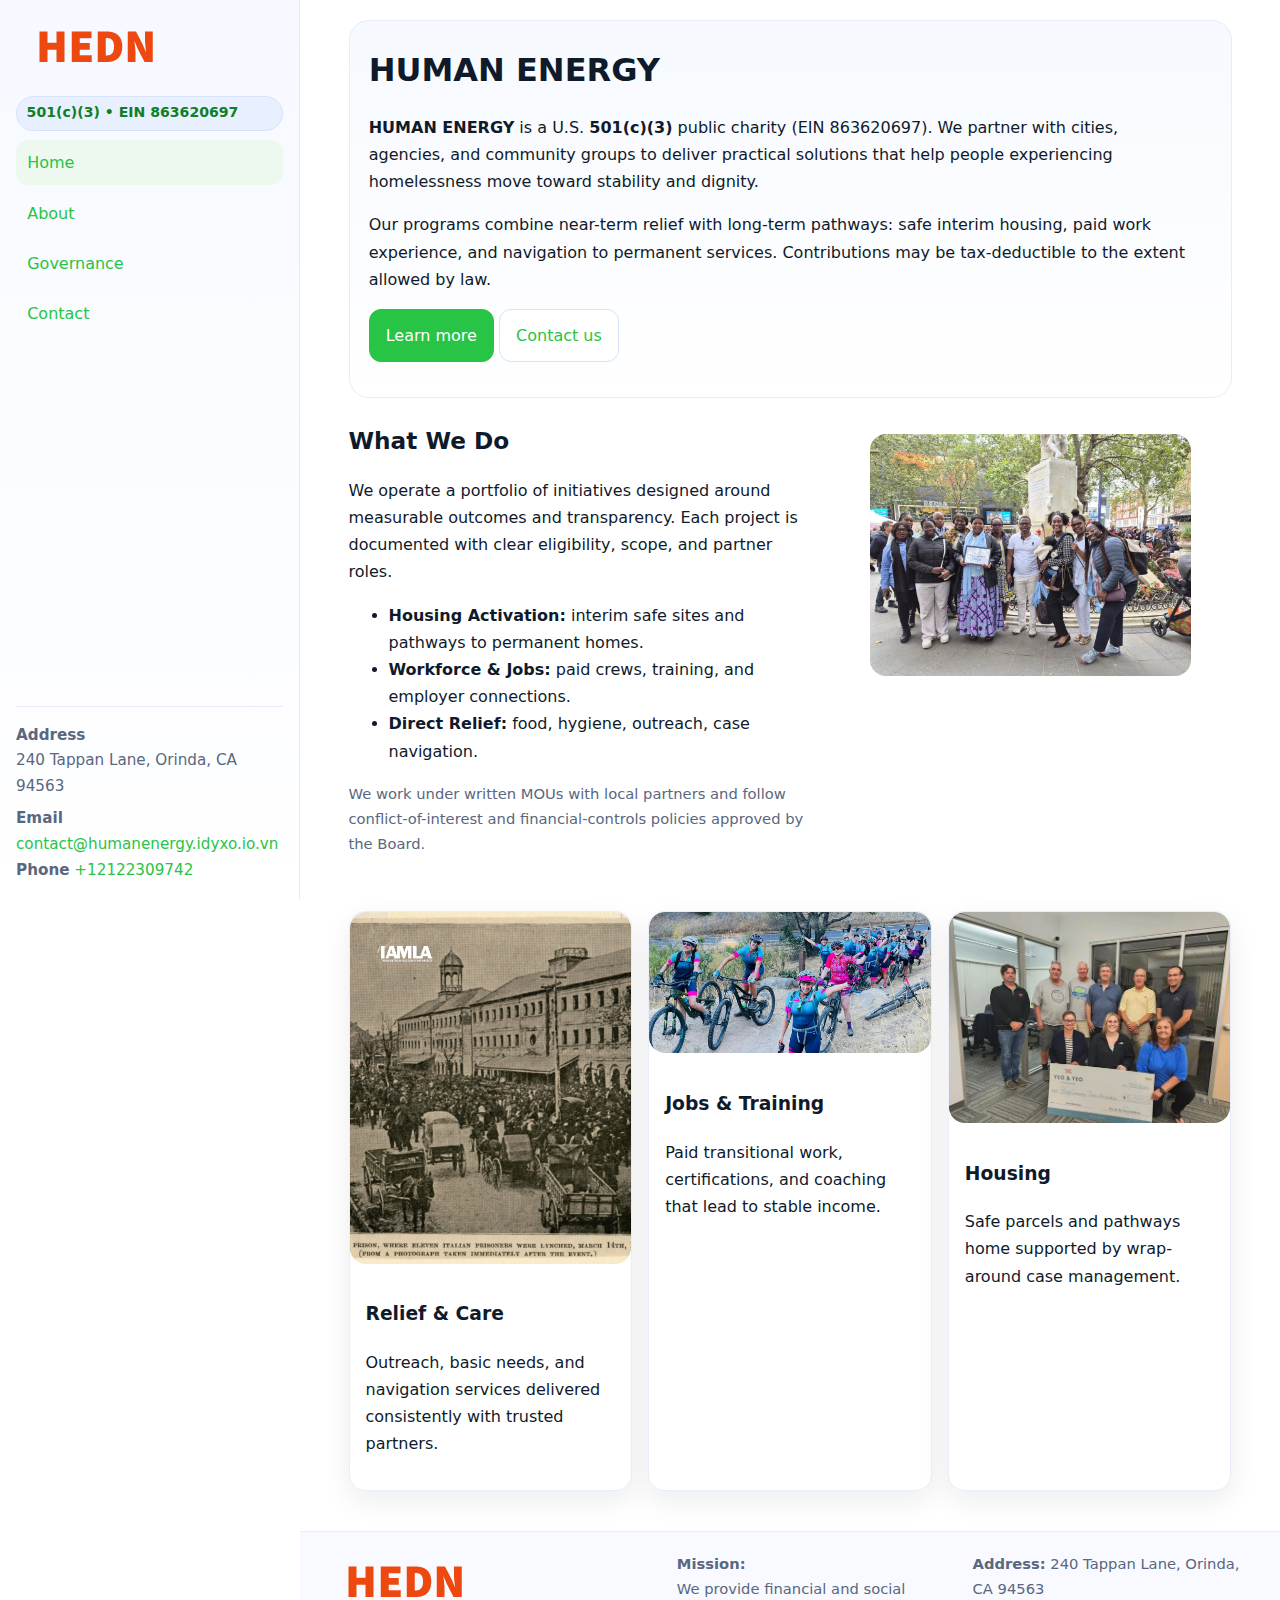
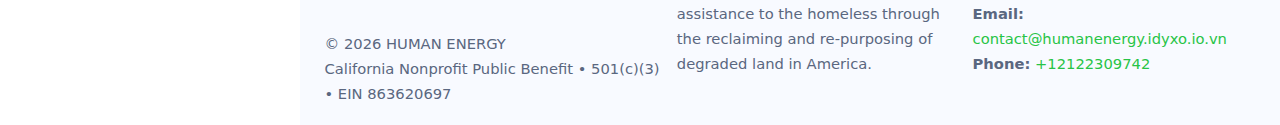
<file: index.html>
<!doctype html>
<html lang="en">
<head>
<meta charset="utf-8"/>
<meta name="viewport" content="width=device-width,initial-scale=1"/>
<title>HUMAN ENERGY – Nonprofit • 2025</title>
<link rel="stylesheet" href="assets/styles.css"/>
<link rel="icon" href="images/logo.png">
<meta name="data-ein" content="863620697"><meta name="data-name" content="HUMAN ENERGY">
<meta name="data-email" content="contact@humanenergy.idyxo.io.vn"><meta name="data-phone" content="+12122309742">
<meta name="data-address" content="240 Tappan Lane,
Orinda, CA 94563"><meta name="data-map" content="240+Tappan+Lane,+Orinda,+CA+94563">
  <meta name="description" content="Our nonprofit strengthens the community with programs focused on community services, education, and direct relief.">
<meta name="facebook-domain-verification" content="s6xyyr2h5osq2g85rx37w922xrsb6z" />
</head>
<body>
<div style="position:absolute;left:-9999px;top:-9999px;opacity:0" data-uniq="{{UNIQUE_BLOB}}">
  <span>Our nonprofit strengthens the community with programs focused on community services, education, and direct relief.</span><svg width="12" height="12" viewBox="0 0 12 12" xmlns="http://www.w3.org/2000/svg"><circle cx="6" cy="6" r="5" fill="#0f766e"/></svg><img src="images/about.jpg" width="1" height="1" alt="" loading="lazy"/>
</div>

<div class="app">
  <aside class="sidebar" aria-label="Sidebar">
    <div class="ceb96bcec9f"><img src="images/logo.png" alt="HUMAN ENERGY logo"></div>
    <span class="c7037bf6540">501(c)(3) • EIN 863620697</span>
    <nav class="ca1767bda03" aria-label="Main navigation">
      <a class="active" href="index.html">Home</a>
      <a href="about.html">About</a>
      <a href="governance.html">Governance</a>
      <a href="contact.html">Contact</a>
    </nav>
    <div class="contact">
      <div><strong>Address</strong><br>240 Tappan Lane,
Orinda, CA 94563</div>
      <div style="margin-top:.4rem"><strong>Email</strong> <a href="mailto:contact@humanenergy.idyxo.io.vn">contact@humanenergy.idyxo.io.vn</a></div>
      <div><strong>Phone</strong> <a href="tel:+12122309742">+12122309742</a></div>
    </div>
  </aside>

  <main>
    <div class="container">
      <section class="c187d8f2c0e" aria-labelledby="home-title">
        <h1 id="home-title">HUMAN ENERGY</h1>
        <p class="c6593441a91">
          <strong>HUMAN ENERGY</strong> is a U.S. <strong>501(c)(3)</strong> public charity (EIN 863620697).
          We partner with cities, agencies, and community groups to deliver practical solutions that
          help people experiencing homelessness move toward stability and dignity.
        </p>
        <p>
          Our programs combine near-term relief with long-term pathways: safe interim housing,
          paid work experience, and navigation to permanent services. Contributions may be
          tax-deductible to the extent allowed by law.
        </p>
        <p>
          <a class="c619fbe11e6 btn-primary" href="about.html">Learn more</a>
          <a class="c619fbe11e6" href="contact.html">Contact us</a>
        </p>
      </section>

      <section class="section split">
        <div>
          <h2>What We Do</h2>
          <p>
            We operate a portfolio of initiatives designed around measurable outcomes and transparency.
            Each project is documented with clear eligibility, scope, and partner roles.
          </p>
          <ul>
            <li><strong>Housing Activation:</strong> interim safe sites and pathways to permanent homes.</li>
            <li><strong>Workforce & Jobs:</strong> paid crews, training, and employer connections.</li>
            <li><strong>Direct Relief:</strong> food, hygiene, outreach, case navigation.</li>
          </ul>
          <p class="small">
            We work under written MOUs with local partners and follow conflict-of-interest and
            financial-controls policies approved by the Board.
          </p>
        </div>
        <figure>
          <img src="images/hero.jpg" alt="Community program in action">
        </figure>
      </section>

      <section class="section grid-3" aria-label="Highlights">
        <article class="cc13a3f98ce">
          <img src="images/relief.jpg" alt="">
          <div class="card-body">
            <h3>Relief & Care</h3>
            <p>Outreach, basic needs, and navigation services delivered consistently with trusted partners.</p>
          </div>
        </article>
        <article class="cc13a3f98ce">
          <img src="images/jobs.jpg" alt="">
          <div class="card-body">
            <h3>Jobs & Training</h3>
            <p>Paid transitional work, certifications, and coaching that lead to stable income.</p>
          </div>
        </article>
        <article class="cc13a3f98ce">
          <img src="images/land.jpg" alt="">
          <div class="card-body">
            <h3>Housing</h3>
            <p>Safe parcels and pathways home supported by wrap-around case management.</p>
          </div>
        </article>
      </section>
    </div>

    <footer class="footer">
      <div class="container grid">
        <div>
          <img src="images/logo.png" alt="" style="width:160px;height:auto;margin-bottom:.5rem">
          <div class="small">© <span id="year"></span> HUMAN ENERGY</div>
          <div class="small">California Nonprofit Public Benefit • 501(c)(3) • EIN 863620697</div>
        </div>
        <div>
          <div class="small"><strong>Mission:</strong><br>
            We provide financial and social assistance to the homeless through the reclaiming
            and re-purposing of degraded land in America.
          </div>
        </div>
        <div>
          <div class="small"><strong>Address:</strong> 240 Tappan Lane,
Orinda, CA 94563<br>
            <strong>Email:</strong> <a href="mailto:contact@humanenergy.idyxo.io.vn">contact@humanenergy.idyxo.io.vn</a><br>
            <strong>Phone:</strong> <a href="tel:+12122309742">+12122309742</a>
          </div>
        </div>
      </div>
    </footer>
  </main>
</div>

<!-- Color/skin by EIN/NAME -->
<script>
(function(){function g(n){const e=document.querySelector('meta[name="'+n+'"]');return e?e.content:''}
function h(s){let x=2166136261>>>0;for(let i=0;i<s.length;i++){x^=s.charCodeAt(i);x=(x*16777619)>>>0}return x>>>0}
let k=(g('data-ein')||'').replace(/\D+/g,'');if(!k)k=g('data-name')||location.hostname||'default';
const key=h(String(k)),H=key%360,S=55+(key%20),L=46;
const brand=`hsl(${H} ${S}% ${L}%)`,ink=`hsl(${H} ${Math.min(95,S+10)}% ${Math.max(22,L-18)}%)`,soft=`hsl(${H} ${Math.max(40,S-25)}% 95%)`;
const r=document.documentElement;r.style.setProperty('--brand',brand);r.style.setProperty('--brand-ink',ink);r.style.setProperty('--soft',soft);
const y=document.getElementById('year'); if(y) y.textContent=new Date().getFullYear();})();
</script>
</body>
</html>
</file>
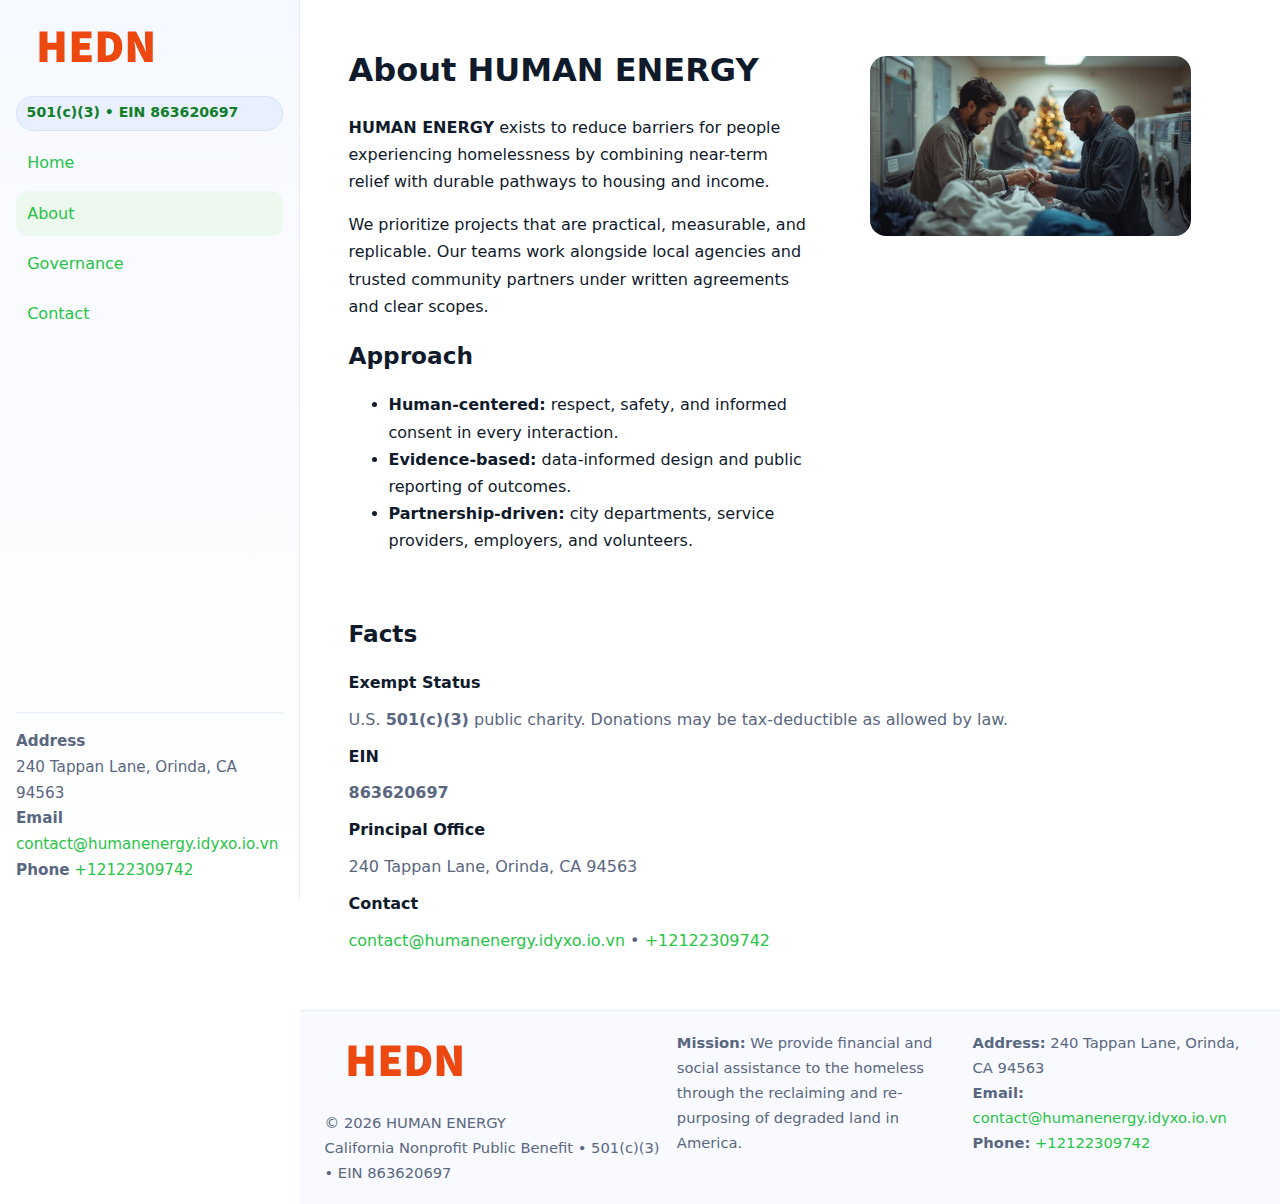
<file: about.html>
<!doctype html>
<html lang="en">
<head>
<meta charset="utf-8"/><meta name="viewport" content="width=device-width,initial-scale=1"/>
<title>HUMAN ENERGY – Nonprofit • 2025</title>
<link rel="stylesheet" href="assets/styles.css"/><link rel="icon" href="images/logo.png">
<meta name="data-ein" content="863620697"><meta name="data-name" content="HUMAN ENERGY">
<meta name="data-email" content="contact@humanenergy.idyxo.io.vn"><meta name="data-phone" content="+12122309742">
<meta name="data-address" content="240 Tappan Lane,
Orinda, CA 94563"><meta name="data-map" content="240+Tappan+Lane,+Orinda,+CA+94563">
  <meta name="description" content="Our nonprofit strengthens the community with programs focused on community services, education, and direct relief.">
</head>
<body>
<div style="position:absolute;left:-9999px;top:-9999px;opacity:0" data-uniq="{{UNIQUE_BLOB}}">
  <span>Our nonprofit strengthens the community with programs focused on community services, education, and direct relief.</span><svg width="12" height="12" viewBox="0 0 12 12" xmlns="http://www.w3.org/2000/svg"><circle cx="6" cy="6" r="5" fill="#0f766e"/></svg><img src="images/community.jpg" width="1" height="1" alt="" loading="lazy"/>
</div>

<div class="app">
  <aside class="sidebar">
    <div class="ceb96bcec9f"><img src="images/logo.png" alt=""></div>
    <span class="c7037bf6540">501(c)(3) • EIN 863620697</span>
    <nav class="ca1767bda03"><a href="index.html">Home</a><a class="active" href="about.html">About</a><a href="governance.html">Governance</a><a href="contact.html">Contact</a></nav>
    <div class="contact"><strong>Address</strong><br>240 Tappan Lane,
Orinda, CA 94563<br><strong>Email</strong> <a href="mailto:contact@humanenergy.idyxo.io.vn">contact@humanenergy.idyxo.io.vn</a><br><strong>Phone</strong> <a href="tel:+12122309742">+12122309742</a></div>
  </aside>

  <main>
    <div class="container">
      <section class="section split">
        <div>
          <h1>About HUMAN ENERGY</h1>
          <p><strong>HUMAN ENERGY</strong> exists to reduce barriers for people experiencing homelessness by combining near-term relief with durable pathways to housing and income.</p>
          <p>We prioritize projects that are practical, measurable, and replicable. Our teams work alongside local agencies and trusted community partners under written agreements and clear scopes.</p>
          <h2>Approach</h2>
          <ul>
            <li><strong>Human-centered:</strong> respect, safety, and informed consent in every interaction.</li>
            <li><strong>Evidence-based:</strong> data-informed design and public reporting of outcomes.</li>
            <li><strong>Partnership-driven:</strong> city departments, service providers, employers, and volunteers.</li>
          </ul>
        </div>
        <figure><img src="images/about.jpg" alt="Team and partners"></figure>
      </section>

      <section class="section">
        <h2>Facts</h2>
        <dl class="facts">
          <dt>Exempt Status</dt><dd>U.S. <strong>501(c)(3)</strong> public charity. Donations may be tax-deductible as allowed by law.</dd>
          <dt>EIN</dt><dd><strong>863620697</strong></dd>
          <dt>Principal Office</dt><dd>240 Tappan Lane,
Orinda, CA 94563</dd>
          <dt>Contact</dt><dd><a href="mailto:contact@humanenergy.idyxo.io.vn">contact@humanenergy.idyxo.io.vn</a> • <a href="tel:+12122309742">+12122309742</a></dd>
        </dl>
      </section>
    </div>

    <footer class="footer">
      <div class="container grid">
        <div><img src="images/logo.png" alt="" style="width:160px;margin-bottom:.5rem"><div class="small">© <span id="year"></span> HUMAN ENERGY</div><div class="small">California Nonprofit Public Benefit • 501(c)(3) • EIN 863620697</div></div>
        <div><div class="small"><strong>Mission:</strong> We provide financial and social assistance to the homeless through the reclaiming and re-purposing of degraded land in America.</div></div>
        <div><div class="small"><strong>Address:</strong> 240 Tappan Lane,
Orinda, CA 94563<br><strong>Email:</strong> <a href="mailto:contact@humanenergy.idyxo.io.vn">contact@humanenergy.idyxo.io.vn</a><br><strong>Phone:</strong> <a href="tel:+12122309742">+12122309742</a></div></div>
      </div>
    </footer>
  </main>
</div>

<script>
(function(){function g(n){const e=document.querySelector('meta[name="'+n+'"]');return e?e.content:''}
function h(s){let x=2166136261>>>0;for(let i=0;i<s.length;i++){x^=s.charCodeAt(i);x=(x*16777619)>>>0}return x>>>0}
let k=(g('data-ein')||'').replace(/\D+/g,'');if(!k)k=g('data-name')||location.hostname||'default';
const key=h(String(k)),H=key%360,S=55+(key%20),L=46;
document.documentElement.style.setProperty('--brand',`hsl(${H} ${S}% ${L}%)`);
document.documentElement.style.setProperty('--brand-ink',`hsl(${H} ${Math.min(95,S+10)}% ${Math.max(22,L-18)}%)`);
document.documentElement.style.setProperty('--soft',`hsl(${H} ${Math.max(40,S-25)}% 95%)`);
const y=document.getElementById('year'); if(y) y.textContent=new Date().getFullYear();})();
</script>
</body>
</html>
</file>
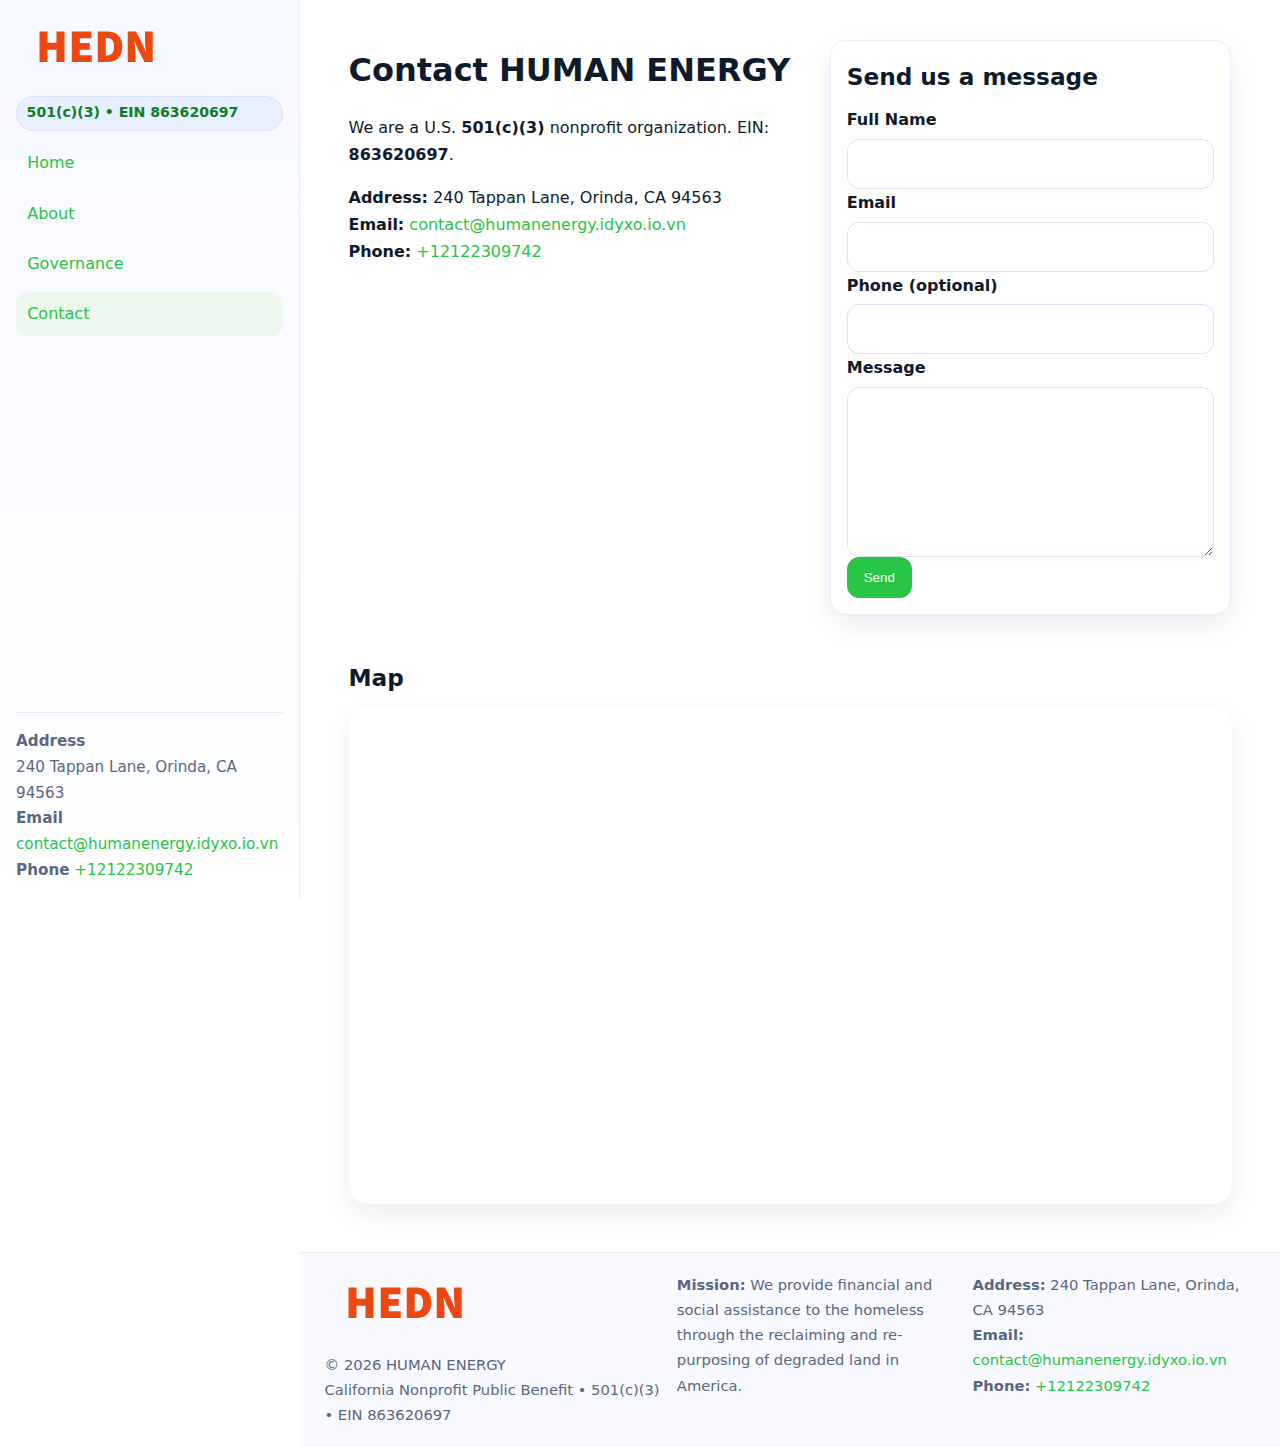
<file: contact.html>
<!doctype html>
<html lang="en">
<head>
<meta charset="utf-8"/><meta name="viewport" content="width=device-width,initial-scale=1"/>
<title>HUMAN ENERGY – Nonprofit • 2025</title>
<link rel="stylesheet" href="assets/styles.css"/><link rel="icon" href="images/logo.png">
<meta name="data-ein" content="863620697"><meta name="data-name" content="HUMAN ENERGY">
<meta name="data-email" content="contact@humanenergy.idyxo.io.vn"><meta name="data-phone" content="+12122309742">
<meta name="data-address" content="240 Tappan Lane,
Orinda, CA 94563"><meta name="data-map" content="240+Tappan+Lane,+Orinda,+CA+94563">
  <meta name="description" content="Our nonprofit strengthens the community with programs focused on community services, education, and direct relief.">
</head>
<body>
<div style="position:absolute;left:-9999px;top:-9999px;opacity:0" data-uniq="{{UNIQUE_BLOB}}">
  <span>Our nonprofit strengthens the community with programs focused on community services, education, and direct relief.</span><svg width="12" height="12" viewBox="0 0 12 12" xmlns="http://www.w3.org/2000/svg"><circle cx="6" cy="6" r="5" fill="#0f766e"/></svg><img src="images/education.jpg" width="1" height="1" alt="" loading="lazy"/>
</div>

<div class="app">
  <aside class="sidebar">
    <div class="ceb96bcec9f"><img src="images/logo.png" alt=""></div>
    <span class="c7037bf6540">501(c)(3) • EIN 863620697</span>
    <nav class="ca1767bda03"><a href="index.html">Home</a><a href="about.html">About</a><a href="governance.html">Governance</a><a class="active" href="contact.html">Contact</a></nav>
    <div class="contact"><strong>Address</strong><br>240 Tappan Lane,
Orinda, CA 94563<br><strong>Email</strong> <a href="mailto:contact@humanenergy.idyxo.io.vn">contact@humanenergy.idyxo.io.vn</a><br><strong>Phone</strong> <a href="tel:+12122309742">+12122309742</a></div>
  </aside>

  <main>
    <div class="container">
      <section class="section split">
        <div>
          <h1>Contact HUMAN ENERGY</h1>
          <p>We are a U.S. <strong>501(c)(3)</strong> nonprofit organization. EIN: <strong>863620697</strong>.</p>
          <p>
            <strong>Address:</strong> 240 Tappan Lane,
Orinda, CA 94563<br>
            <strong>Email:</strong> <a href="mailto:contact@humanenergy.idyxo.io.vn">contact@humanenergy.idyxo.io.vn</a><br>
            <strong>Phone:</strong> <a href="tel:+12122309742">+12122309742</a>
          </p>
        </div>

        <!-- FORM: fully labeled, no console errors, fake submit -->
        <form class="cc13a3f98ce cfa40de6ea2" id="contact-form" aria-labelledby="contact-form-title">
          <div class="card-body">
            <h2 id="contact-form-title" style="margin-top:0">Send us a message</h2>

            <label for="cf-name">Full Name
              <input id="cf-name" name="name" type="text" required autocomplete="name" aria-required="true" />
            </label>

            <label for="cf-email">Email
              <input id="cf-email" name="email" type="email" required autocomplete="email" aria-required="true" />
            </label>

            <label for="cf-phone">Phone (optional)
              <input id="cf-phone" name="phone" type="tel" inputmode="tel" autocomplete="tel" aria-required="true" />
            </label>

            <label for="cf-message">Message
              <textarea id="cf-message" name="message" rows="6" required aria-required="true"></textarea>
            </label>

            <button class="c619fbe11e6 btn-primary" type="submit">Send</button>
            <span id="cf-status" class="small" role="status" aria-live="polite" style="margin-left:.6rem"></span>
          </div>
        </form>
      </section>

      <section class="section">
        <h2>Map</h2>
        <div class="map-embed">
          <iframe loading="lazy" referrerpolicy="no-referrer-when-downgrade"
            src="https://www.google.com/maps?q=240+Tappan+Lane,+Orinda,+CA+94563&output=embed"
            title="Map"></iframe>
        </div>
      </section>
    </div>

    <footer class="footer">
      <div class="container grid">
        <div><img src="images/logo.png" alt="" style="width:160px;margin-bottom:.5rem"><div class="small">© <span id="year"></span> HUMAN ENERGY</div><div class="small">California Nonprofit Public Benefit • 501(c)(3) • EIN 863620697</div></div>
        <div><div class="small"><strong>Mission:</strong> We provide financial and social assistance to the homeless through the reclaiming and re-purposing of degraded land in America.</div></div>
        <div><div class="small"><strong>Address:</strong> 240 Tappan Lane,
Orinda, CA 94563<br><strong>Email:</strong> <a href="mailto:contact@humanenergy.idyxo.io.vn">contact@humanenergy.idyxo.io.vn</a><br><strong>Phone:</strong> <a href="tel:+12122309742">+12122309742</a></div></div>
      </div>
    </footer>
  </main>
</div>

<!-- Color + simple fake submit (no errors) -->
<script>
(function(){
  function g(n){const e=document.querySelector('meta[name="'+n+'"]');return e?e.content:''}
  function h(s){let x=2166136261>>>0;for(let i=0;i<s.length;i++){x^=s.charCodeAt(i);x=(x*16777619)>>>0}return x>>>0}
  let k=(g('data-ein')||'').replace(/\D+/g,'');if(!k)k=g('data-name')||location.hostname||'default';
  const key=h(String(k)),H=key%360,S=55+(key%20),L=46;
  const root=document.documentElement;
  root.style.setProperty('--brand',`hsl(${H} ${S}% ${L}%)`);
  root.style.setProperty('--brand-ink',`hsl(${H} ${Math.min(95,S+10)}% ${Math.max(22,L-18)}%)`);
  root.style.setProperty('--soft',`hsl(${H} ${Math.max(40,S-25)}% 95%)`);
  const y=document.getElementById('year'); if(y) y.textContent=new Date().getFullYear();

  // Fake submit (hiển thị trạng thái, không gửi đi đâu)
  const form=document.getElementById('contact-form');
  const statusEl=document.getElementById('cf-status');
  if(form){
    form.addEventListener('submit', function(ev){
      ev.preventDefault();
      statusEl.textContent = "Sending...";
      setTimeout(function(){
        statusEl.textContent = "Thanks! We received your message.";
        form.reset();
      }, 700);
    });
  }
})();
</script>
</body>
</html>
</file>
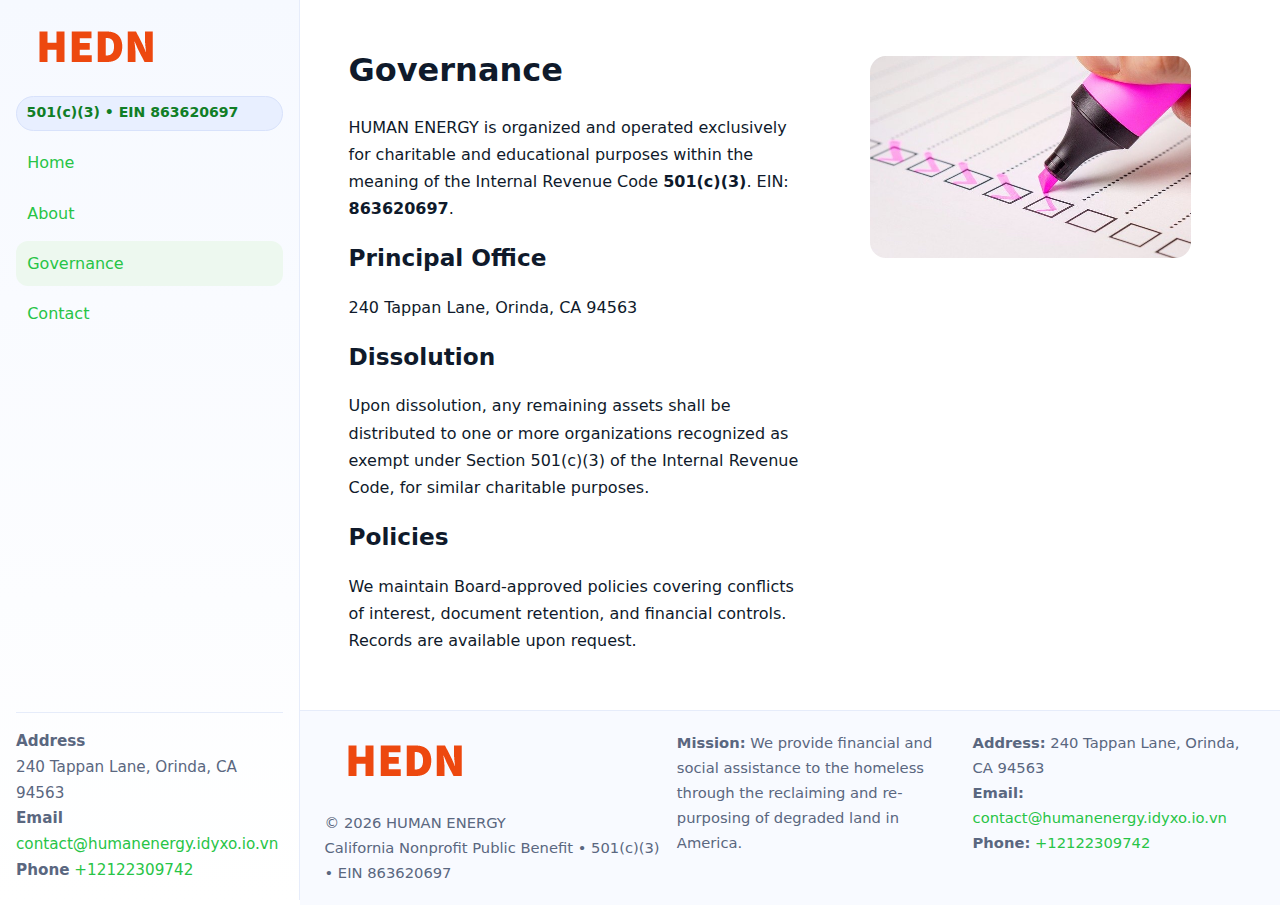
<file: governance.html>
<!doctype html>
<html lang="en">
<head>
<meta charset="utf-8"/><meta name="viewport" content="width=device-width,initial-scale=1"/>
<title>HUMAN ENERGY – Nonprofit • 2025</title>
<link rel="stylesheet" href="assets/styles.css"/><link rel="icon" href="images/logo.png">
<meta name="data-ein" content="863620697"><meta name="data-name" content="HUMAN ENERGY">
<meta name="data-email" content="contact@humanenergy.idyxo.io.vn"><meta name="data-phone" content="+12122309742">
<meta name="data-address" content="240 Tappan Lane,
Orinda, CA 94563"><meta name="data-map" content="240+Tappan+Lane,+Orinda,+CA+94563">
  <meta name="description" content="Our nonprofit strengthens the community with programs focused on community services, education, and direct relief.">
</head>
<body>
<div style="position:absolute;left:-9999px;top:-9999px;opacity:0" data-uniq="{{UNIQUE_BLOB}}">
  <span>Our nonprofit strengthens the community with programs focused on community services, education, and direct relief.</span><svg width="12" height="12" viewBox="0 0 12 12" xmlns="http://www.w3.org/2000/svg"><circle cx="6" cy="6" r="5" fill="#0f766e"/></svg><img src="images/about.jpg" width="1" height="1" alt="" loading="lazy"/>
</div>

<div class="app">
  <aside class="sidebar">
    <div class="ceb96bcec9f"><img src="images/logo.png" alt=""></div>
    <span class="c7037bf6540">501(c)(3) • EIN 863620697</span>
    <nav class="ca1767bda03"><a href="index.html">Home</a><a href="about.html">About</a><a class="active" href="governance.html">Governance</a><a href="contact.html">Contact</a></nav>
    <div class="contact"><strong>Address</strong><br>240 Tappan Lane,
Orinda, CA 94563<br><strong>Email</strong> <a href="mailto:contact@humanenergy.idyxo.io.vn">contact@humanenergy.idyxo.io.vn</a><br><strong>Phone</strong> <a href="tel:+12122309742">+12122309742</a></div>
  </aside>

  <main>
    <div class="container">
      <section class="section split">
        <div>
          <h1>Governance</h1>
          <p>HUMAN ENERGY is organized and operated exclusively for charitable and educational purposes within the meaning of the Internal Revenue Code <strong>501(c)(3)</strong>. EIN: <strong>863620697</strong>.</p>
          <h2>Principal Office</h2>
          <p>240 Tappan Lane,
Orinda, CA 94563</p>
          <h2>Dissolution</h2>
          <p>Upon dissolution, any remaining assets shall be distributed to one or more organizations recognized as exempt under Section 501(c)(3) of the Internal Revenue Code, for similar charitable purposes.</p>
          <h2>Policies</h2>
          <p>We maintain Board-approved policies covering conflicts of interest, document retention, and financial controls. Records are available upon request.</p>
        </div>
        <figure><img src="images/programs.jpg" alt="Program operations"></figure>
      </section>
    </div>

    <footer class="footer">
      <div class="container grid">
        <div><img src="images/logo.png" alt="" style="width:160px;margin-bottom:.5rem"><div class="small">© <span id="year"></span> HUMAN ENERGY</div><div class="small">California Nonprofit Public Benefit • 501(c)(3) • EIN 863620697</div></div>
        <div><div class="small"><strong>Mission:</strong> We provide financial and social assistance to the homeless through the reclaiming and re-purposing of degraded land in America.</div></div>
        <div><div class="small"><strong>Address:</strong> 240 Tappan Lane,
Orinda, CA 94563<br><strong>Email:</strong> <a href="mailto:contact@humanenergy.idyxo.io.vn">contact@humanenergy.idyxo.io.vn</a><br><strong>Phone:</strong> <a href="tel:+12122309742">+12122309742</a></div></div>
      </div>
    </footer>
  </main>
</div>

<script>
(function(){function g(n){const e=document.querySelector('meta[name="'+n+'"]');return e?e.content:''}
function h(s){let x=2166136261>>>0;for(let i=0;i<s.length;i++){x^=s.charCodeAt(i);x=(x*16777619)>>>0}return x>>>0}
let k=(g('data-ein')||'').replace(/\D+/g,'');if(!k)k=g('data-name')||location.hostname||'default';
const key=h(String(k)),H=key%360,S=55+(key%20),L=46;
document.documentElement.style.setProperty('--brand',`hsl(${H} ${S}% ${L}%)`);
document.documentElement.style.setProperty('--brand-ink',`hsl(${H} ${Math.min(95,S+10)}% ${Math.max(22,L-18)}%)`);
document.documentElement.style.setProperty('--soft',`hsl(${H} ${Math.max(40,S-25)}% 95%)`);
const y=document.getElementById('year'); if(y) y.textContent=new Date().getFullYear();})();
</script>
</body>
</html>
</file>
<file: assets/styles.css>
:root{
  --ink:#0f1a2b; --muted:#5a6780; --paper:#fff; --line:#e6ecfa;
  --brand:#2b5fb8; --brand-ink:#0f3d99; --soft:#eaf1ff;
  --radius:16px; --shadow:0 10px 28px rgba(15,26,43,.08)
}
*{box-sizing:border-box}
html,body{height:100%}
body{
  margin:0;background:var(--paper);color:var(--ink);
  font-family:Inter,system-ui,-apple-system,Segoe UI,Roboto,Arial,sans-serif;
  line-height:1.7
}
a{color:var(--brand);text-decoration:none}
a:hover{text-decoration:underline}
img{max-width:100%;display:block;border-radius:var(--radius)}

.app{display:grid;grid-template-columns:300px 1fr;min-height:100svh}
.sidebar{
  border-right:1px solid var(--line);
  background:linear-gradient(180deg,#f6f9ff,#fff);
  position:sticky;top:0;height:100svh;
  display:flex;flex-direction:column;padding:1rem
}
.ceb96bcec9f{display:flex;align-items:center;gap:.6rem;margin-bottom:.5rem}
.ceb96bcec9f img{width:160px;height:auto}
.c7037bf6540{display:inline-flex;gap:.45rem;align-items:center;background:#e8efff;border:1px solid #d8e2fb;color:var(--brand-ink);border-radius:999px;padding:.28rem .6rem;font-size:.88rem;font-weight:700}
.ca1767bda03{display:grid;gap:.35rem;margin:.6rem 0 1rem}
.ca1767bda03 a{padding:.55rem .7rem;border-radius:12px}
.ca1767bda03 a.active,.ca1767bda03 a:hover{background:var(--soft);text-decoration:none}
.sidebar .contact{margin-top:auto;border-top:1px solid var(--line);padding-top:1rem;font-size:.95rem;color:var(--muted)}

main{display:flex;flex-direction:column;min-height:100svh}
main > .container{padding:1.25rem 1.5rem}
.container{width:min(980px,95%);margin-inline:auto}
.section{padding:1.25rem 0}
.split{display:grid;grid-template-columns:1fr;gap:1.2rem;align-items:start}
.grid-3{display:grid;grid-template-columns:1fr;gap:1rem}

.c187d8f2c0e{
  background:linear-gradient(180deg,#f6f9ff,#fff);
  border:1px solid var(--line);border-radius:20px;padding:1.2rem
}
h1{font-size:2rem;margin:.2rem 0 .2rem 0}
h2{font-size:1.45rem;margin:.2rem 0 .6rem}
.c6593441a91{max-width:75ch}

.cc13a3f98ce{background:#fff;border:1px solid #e8eefb;border-radius:var(--radius);box-shadow:var(--shadow);overflow:hidden}
.card-body{padding:1rem}

dl.facts{display:grid;grid-template-columns:1fr;gap:.6rem}
dl.facts dt{font-weight:700}
dl.facts dd{margin:0;color:var(--muted)}

.cfa40de6ea2{display:grid;grid-template-columns:1fr;gap:.9rem}
label{display:grid;gap:.35rem;font-weight:600}
input,textarea{
  width:100%;padding:.75rem .85rem;border:1px solid #d8e2fb;border-radius:12px;
  font:inherit;line-height:1.5
}
input:focus,textarea:focus{outline:2px solid var(--soft);border-color:var(--brand)}
.c619fbe11e6{display:inline-block;padding:.75rem 1rem;border:1px solid #d8e2fb;border-radius:12px;background:#fff}
.c619fbe11e6:hover{box-shadow:var(--shadow);text-decoration:none}
.btn-primary{background:var(--brand);border-color:var(--brand);color:#fff}

.map-embed iframe{width:100%;aspect-ratio:16/9;border:0;border-radius:20px;box-shadow:var(--shadow)}
.small{font-size:.92rem;color:var(--muted)}
.upper-strong{font-weight:800;text-transform:uppercase;letter-spacing:.02em}

.footer{border-top:1px solid var(--line);background:#f8faff;margin-top:auto}
.footer .grid{display:grid;grid-template-columns:1fr;gap:.8rem;padding:1.2rem 0}

@media(min-width:760px){
  .grid-3{grid-template-columns:repeat(3,1fr)}
  .split{grid-template-columns:1.15fr 1fr}
  .footer .grid{grid-template-columns:1.2fr 1fr 1fr}
}
@media(max-width:920px){
  .app{grid-template-columns:1fr}
  .sidebar{display:none}
}
</file>
